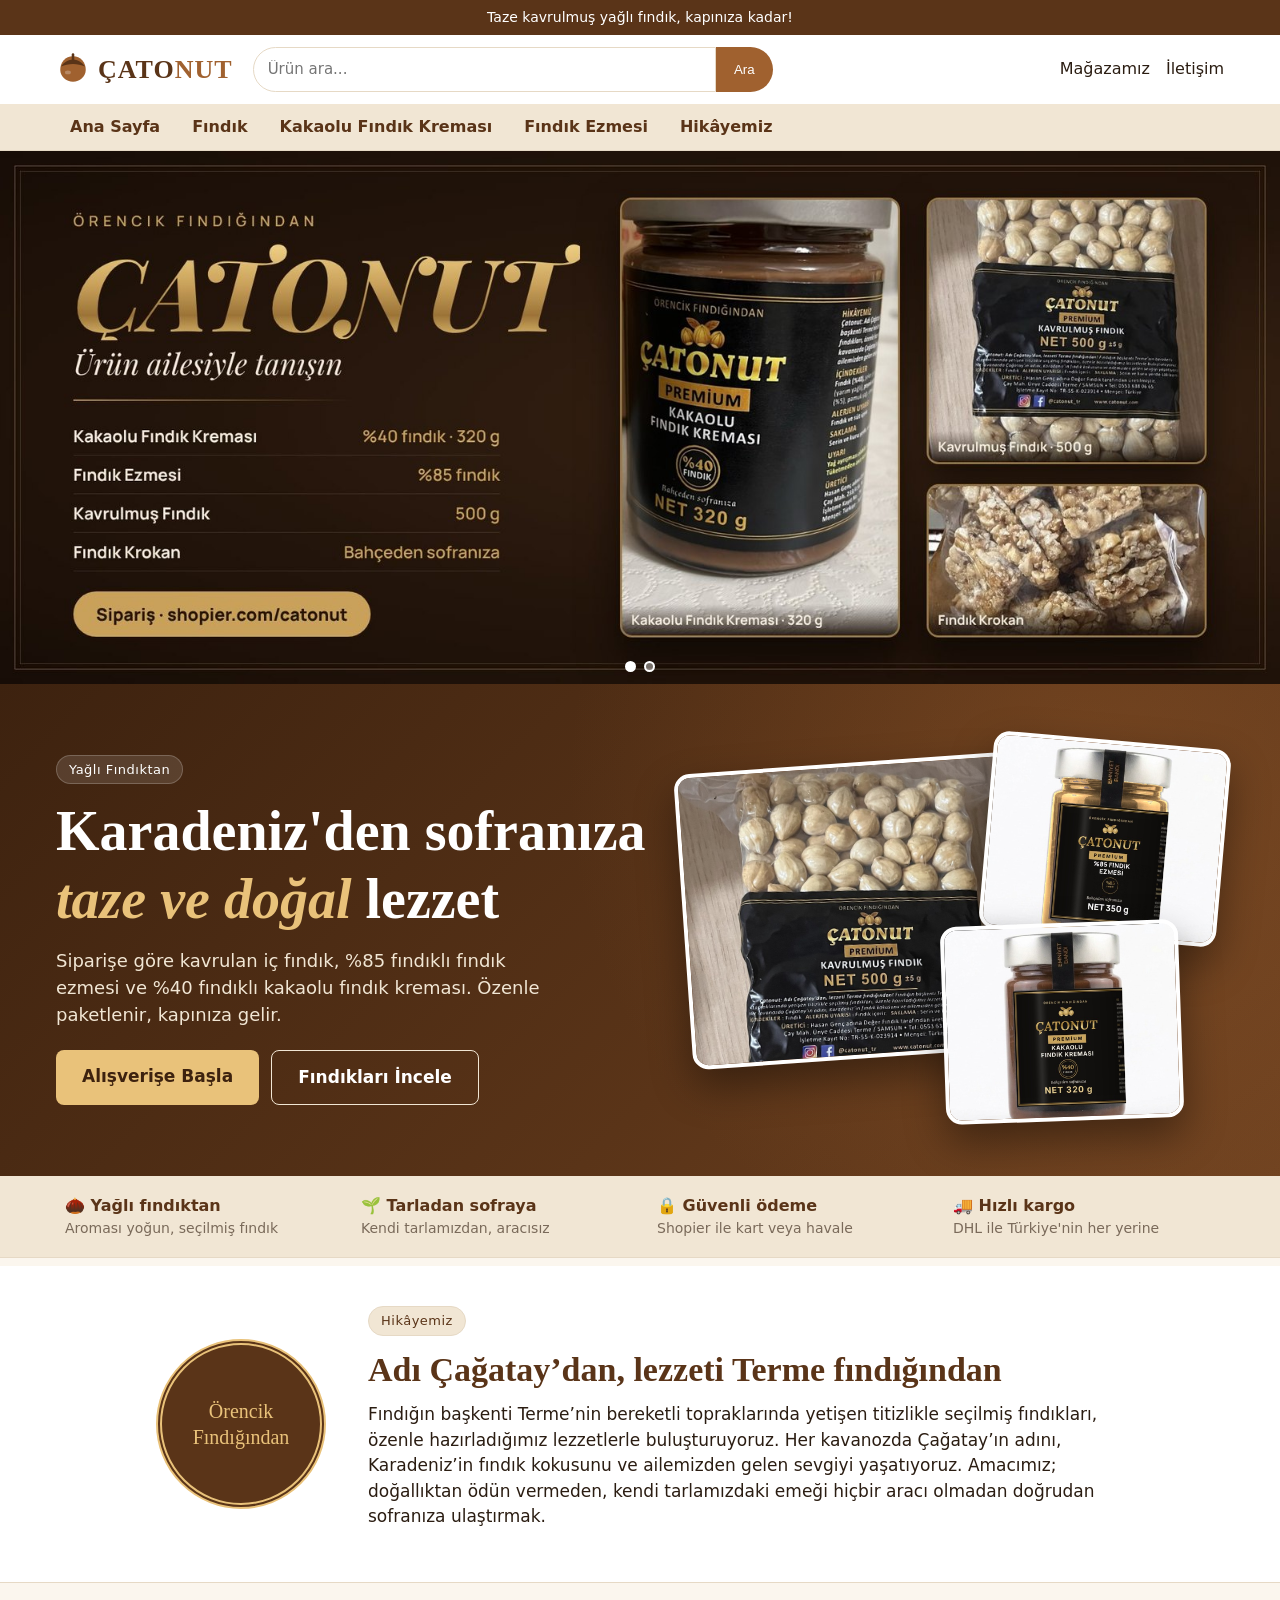
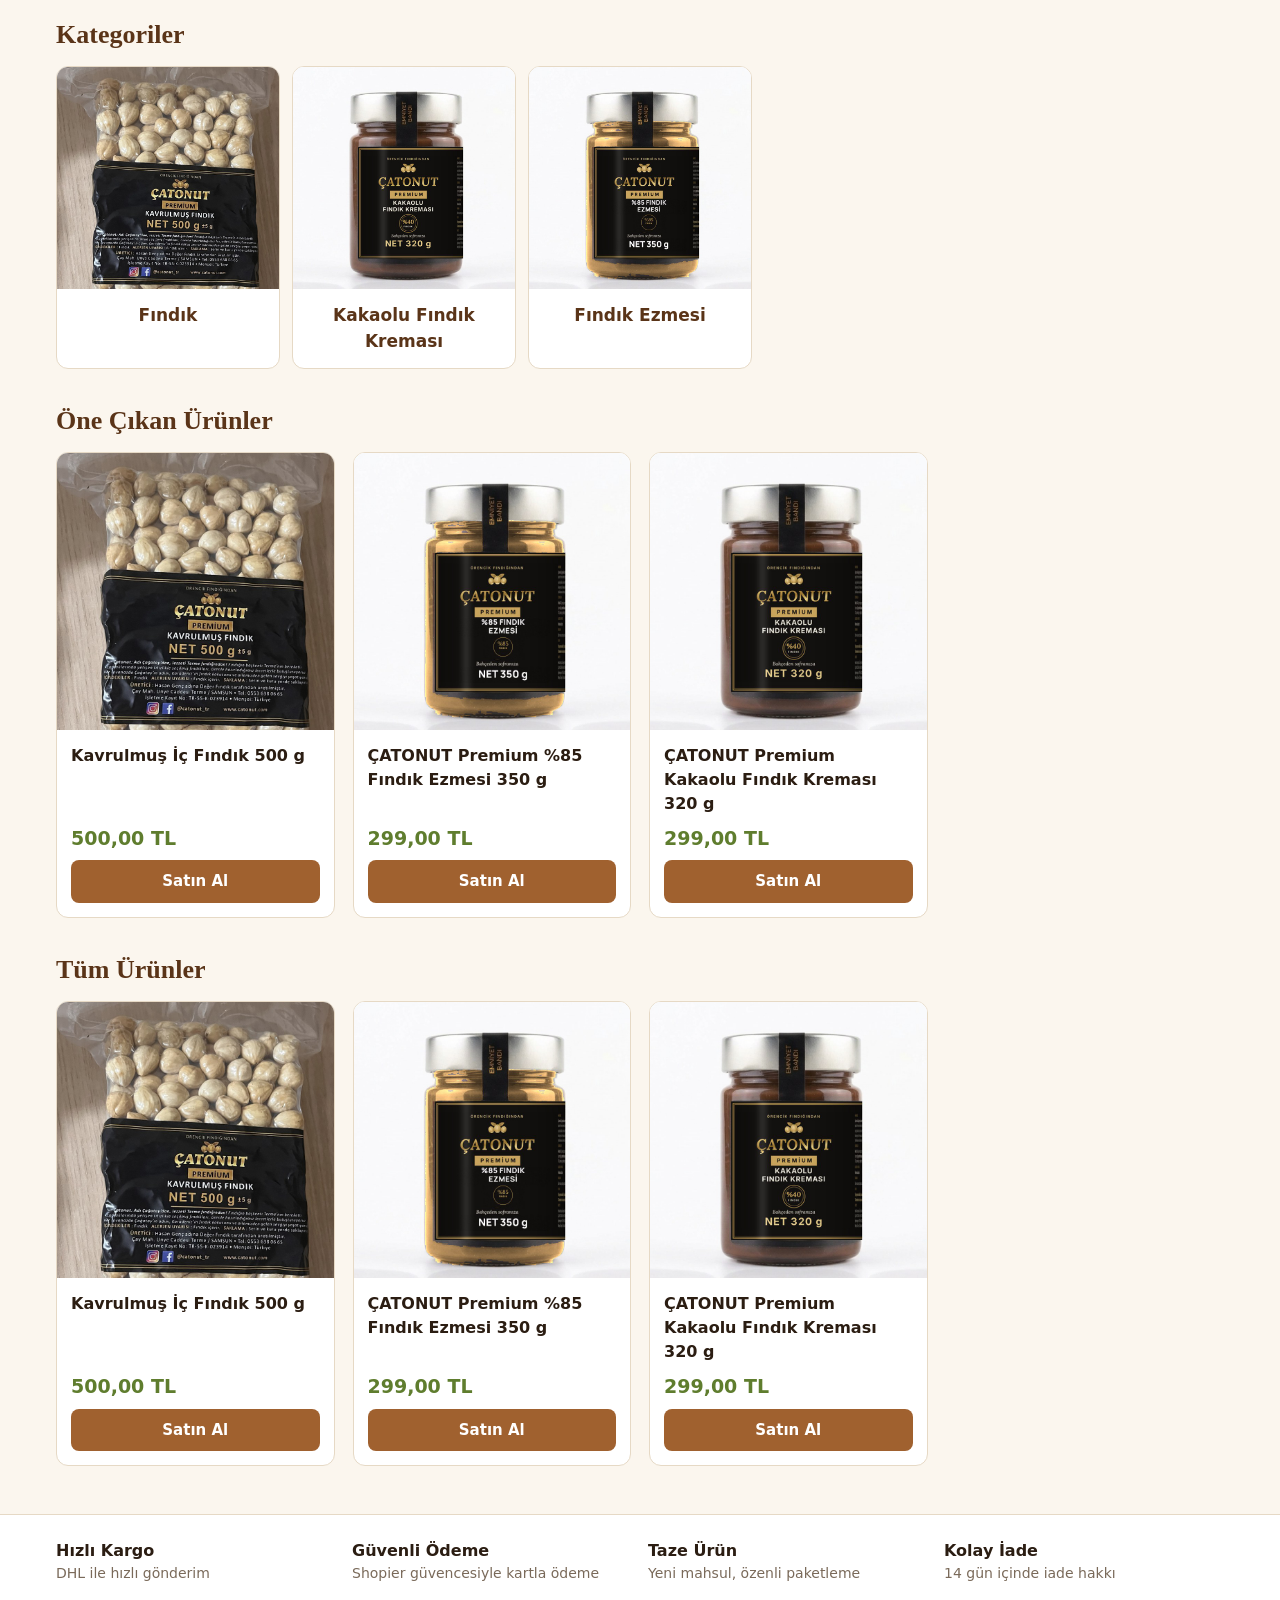
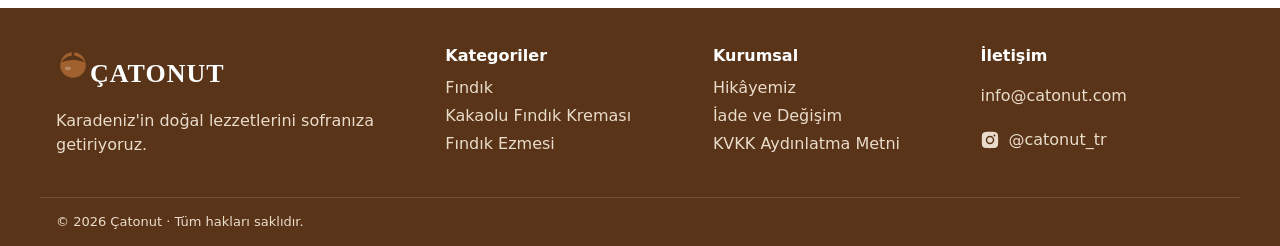
<file: index.html>
<!doctype html>
<html lang="tr">
<head>
<meta charset="utf-8">
<meta name="viewport" content="width=device-width,initial-scale=1">
<title>Yağlı Fındık ve Fındık Ezmesi | Çatonut</title>
<meta name="description" content="Çatonut: Yağlı fındık ve fındık ezmesi. Taze, doğal, kapınıza kadar.">
<link rel="icon" href="data:image/svg+xml,%3Csvg xmlns='http://www.w3.org/2000/svg' viewBox='0 0 40 40'%3E%3Cpath d='M20 5c-9 0-15 7-15 16 0 8 7 14 15 14s15-6 15-14C35 12 29 5 20 5z' fill='%23a0612f'/%3E%3C/svg%3E">
<link rel="stylesheet" href="css/style.css?v=20261105h">
</head>
<body data-page="ana">
<div id="ust"></div>
<main id="icerik"></main>
<div id="alt"></div>
<script src="js/app.js?v=20261105j"></script>
</body>
</html>
</file>
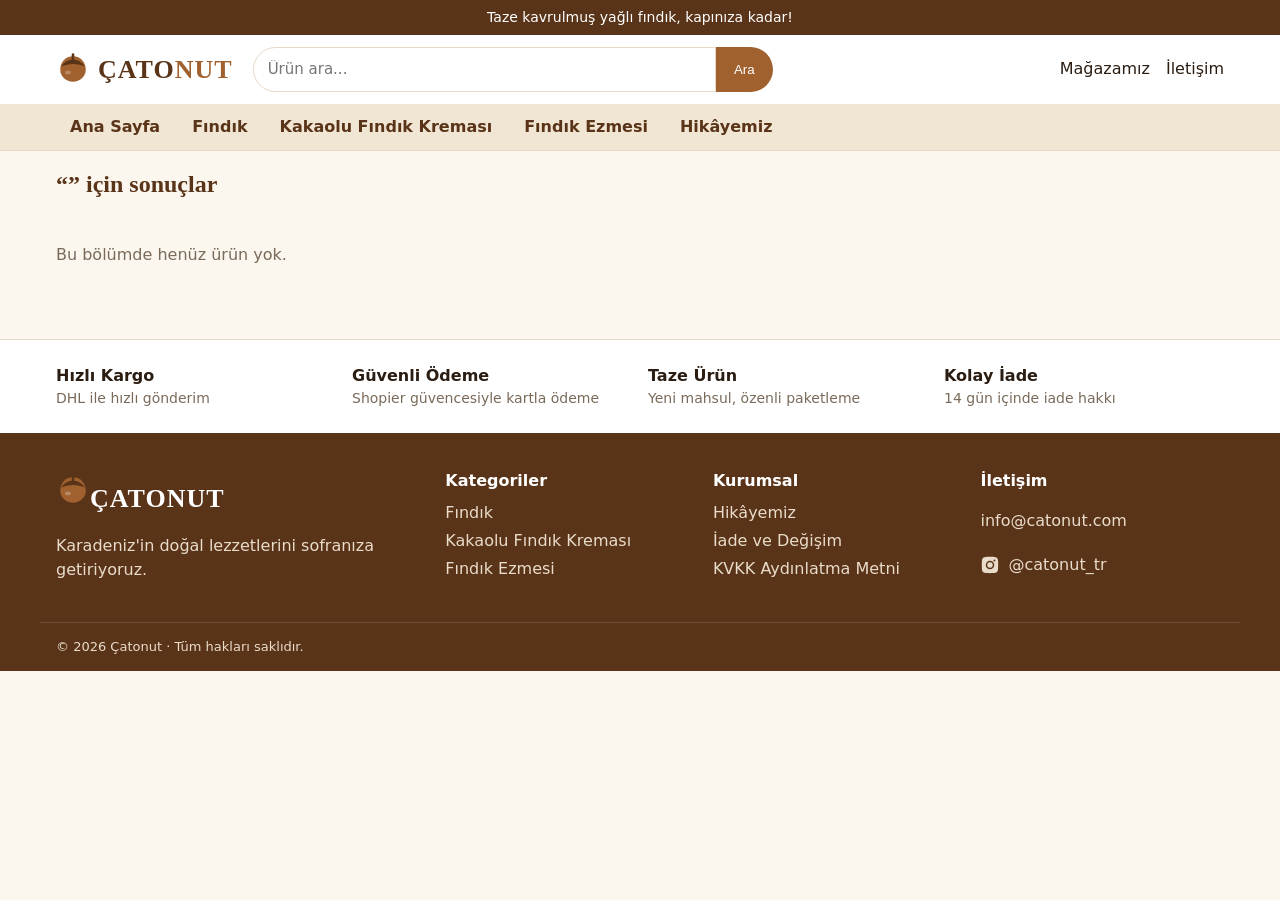
<file: ara.html>
<!doctype html>
<html lang="tr">
<head>
<meta charset="utf-8">
<meta name="viewport" content="width=device-width,initial-scale=1">
<title>Arama | Çatonut</title>
<meta name="description" content="Çatonut: Yağlı fındık ve fındık ezmesi. Taze, doğal, kapınıza kadar.">
<link rel="icon" href="data:image/svg+xml,%3Csvg xmlns='http://www.w3.org/2000/svg' viewBox='0 0 40 40'%3E%3Cpath d='M20 5c-9 0-15 7-15 16 0 8 7 14 15 14s15-6 15-14C35 12 29 5 20 5z' fill='%23a0612f'/%3E%3C/svg%3E">
<link rel="stylesheet" href="css/style.css?v=20261105h">
</head>
<body data-page="ara">
<div id="ust"></div>
<main id="icerik"></main>
<div id="alt"></div>
<script src="js/app.js?v=20261105j"></script>
</body>
</html>
</file>
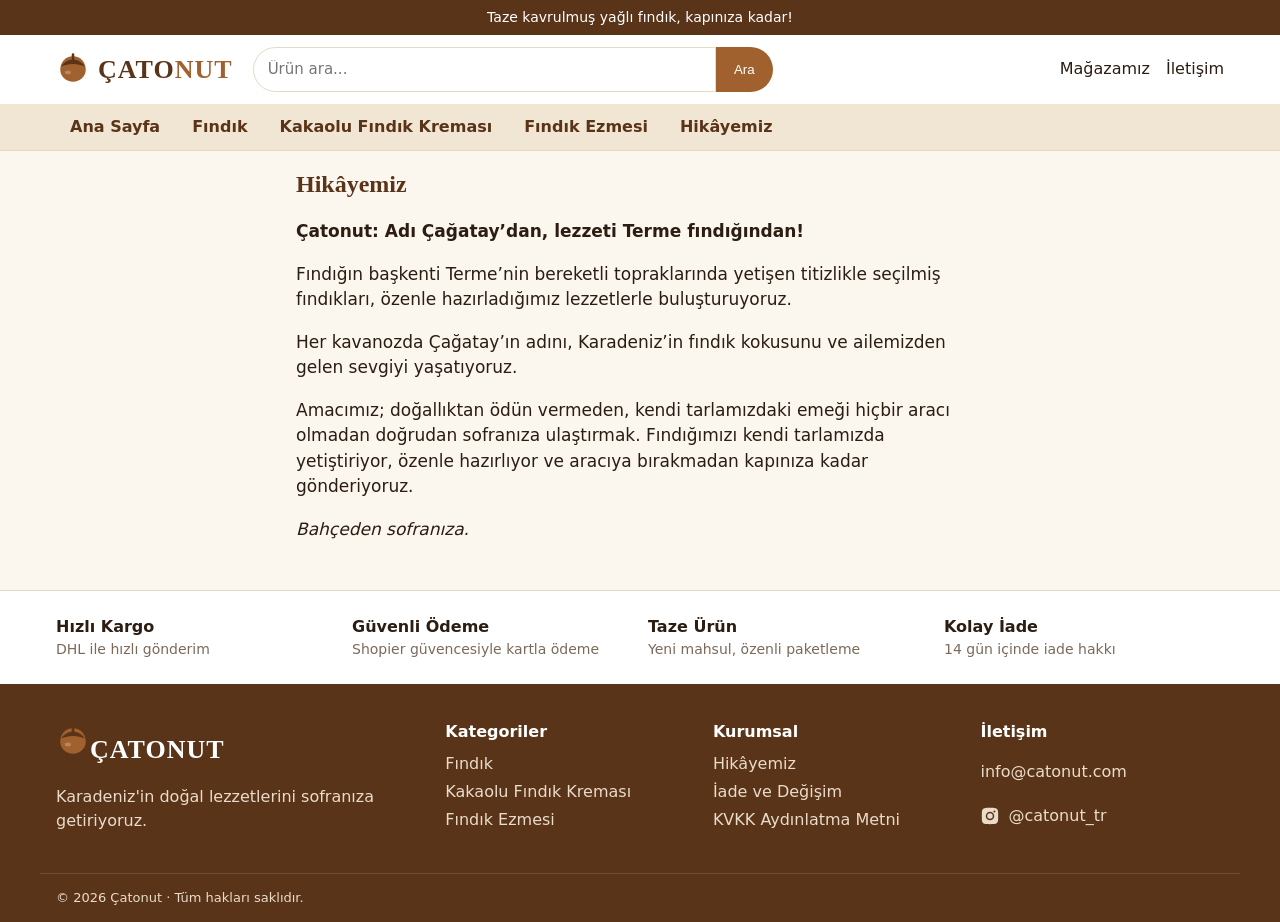
<file: hakkimizda.html>
<!doctype html>
<html lang="tr">
<head>
<meta charset="utf-8">
<meta name="viewport" content="width=device-width,initial-scale=1">
<title>Hikâyemiz | Çatonut</title>
<meta name="description" content="Çatonut: Yağlı fındık ve fındık ezmesi. Taze, doğal, kapınıza kadar.">
<link rel="icon" href="data:image/svg+xml,%3Csvg xmlns='http://www.w3.org/2000/svg' viewBox='0 0 40 40'%3E%3Cpath d='M20 5c-9 0-15 7-15 16 0 8 7 14 15 14s15-6 15-14C35 12 29 5 20 5z' fill='%23a0612f'/%3E%3C/svg%3E">
<link rel="stylesheet" href="css/style.css?v=20261105h">
</head>
<body data-page="sabit">
<div id="ust"></div>
<main id="icerik"><section class="wrap narrow prose"><h1>Hikâyemiz</h1><p><b>Çatonut: Adı Çağatay’dan, lezzeti Terme fındığından!</b></p><p>Fındığın başkenti Terme’nin bereketli topraklarında yetişen titizlikle seçilmiş fındıkları, özenle hazırladığımız lezzetlerle buluşturuyoruz.</p><p>Her kavanozda Çağatay’ın adını, Karadeniz’in fındık kokusunu ve ailemizden gelen sevgiyi yaşatıyoruz.</p><p>Amacımız; doğallıktan ödün vermeden, kendi tarlamızdaki emeği hiçbir aracı olmadan doğrudan sofranıza ulaştırmak. Fındığımızı kendi tarlamızda yetiştiriyor, özenle hazırlıyor ve aracıya bırakmadan kapınıza kadar gönderiyoruz.</p><p><i>Bahçeden sofranıza.</i></p></section></main>
<div id="alt"></div>
<script src="js/app.js?v=20261105j"></script>
</body>
</html>
</file>
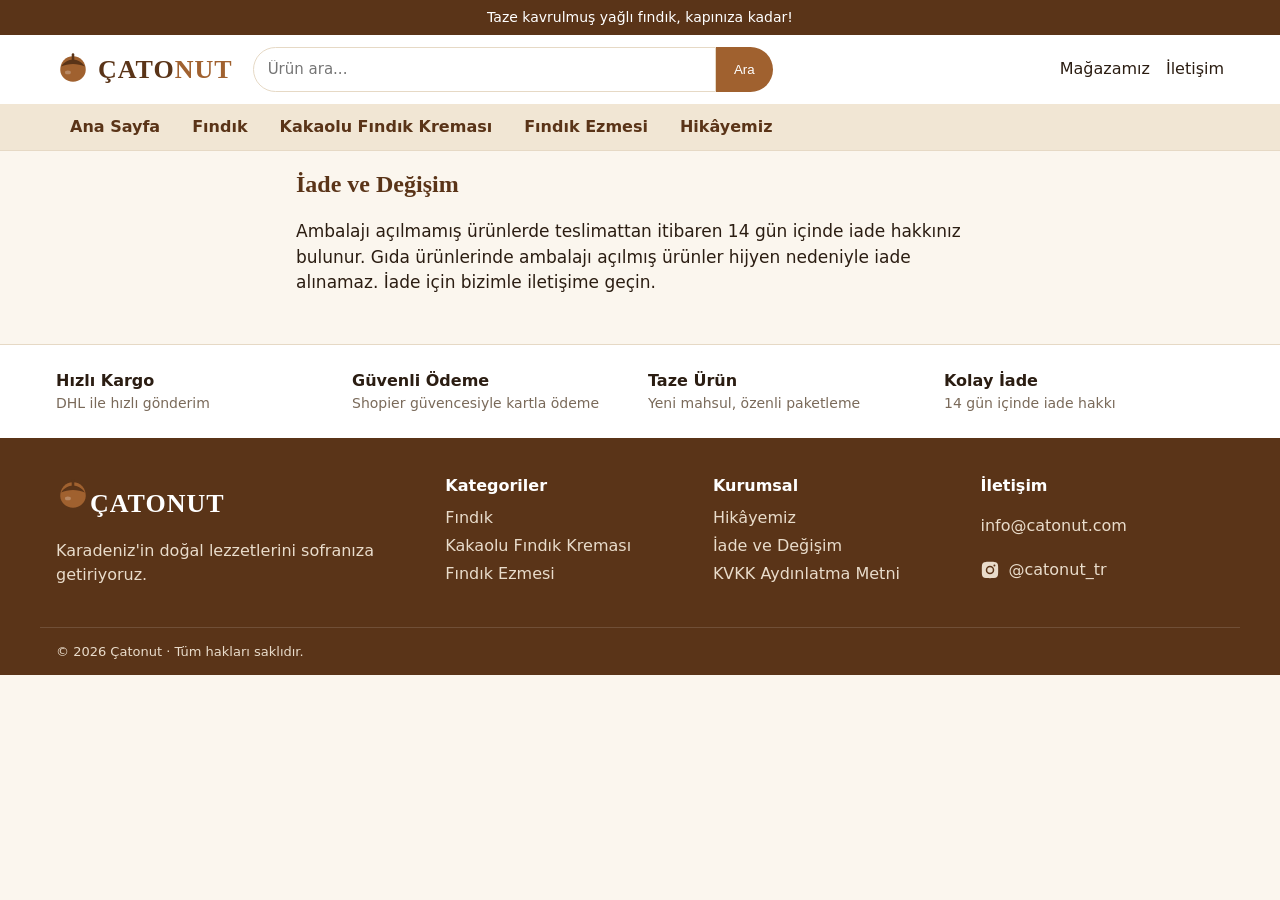
<file: iade.html>
<!doctype html>
<html lang="tr">
<head>
<meta charset="utf-8">
<meta name="viewport" content="width=device-width,initial-scale=1">
<title>İade ve Değişim | Çatonut</title>
<meta name="description" content="Çatonut: Yağlı fındık ve fındık ezmesi. Taze, doğal, kapınıza kadar.">
<link rel="icon" href="data:image/svg+xml,%3Csvg xmlns='http://www.w3.org/2000/svg' viewBox='0 0 40 40'%3E%3Cpath d='M20 5c-9 0-15 7-15 16 0 8 7 14 15 14s15-6 15-14C35 12 29 5 20 5z' fill='%23a0612f'/%3E%3C/svg%3E">
<link rel="stylesheet" href="css/style.css?v=20261105h">
</head>
<body data-page="sabit">
<div id="ust"></div>
<main id="icerik"><section class="wrap narrow prose"><h1>İade ve Değişim</h1><p>Ambalajı açılmamış ürünlerde teslimattan itibaren 14 gün içinde iade hakkınız bulunur. Gıda ürünlerinde ambalajı açılmış ürünler hijyen nedeniyle iade alınamaz. İade için bizimle iletişime geçin.</p></section></main>
<div id="alt"></div>
<script src="js/app.js?v=20261105j"></script>
</body>
</html>
</file>
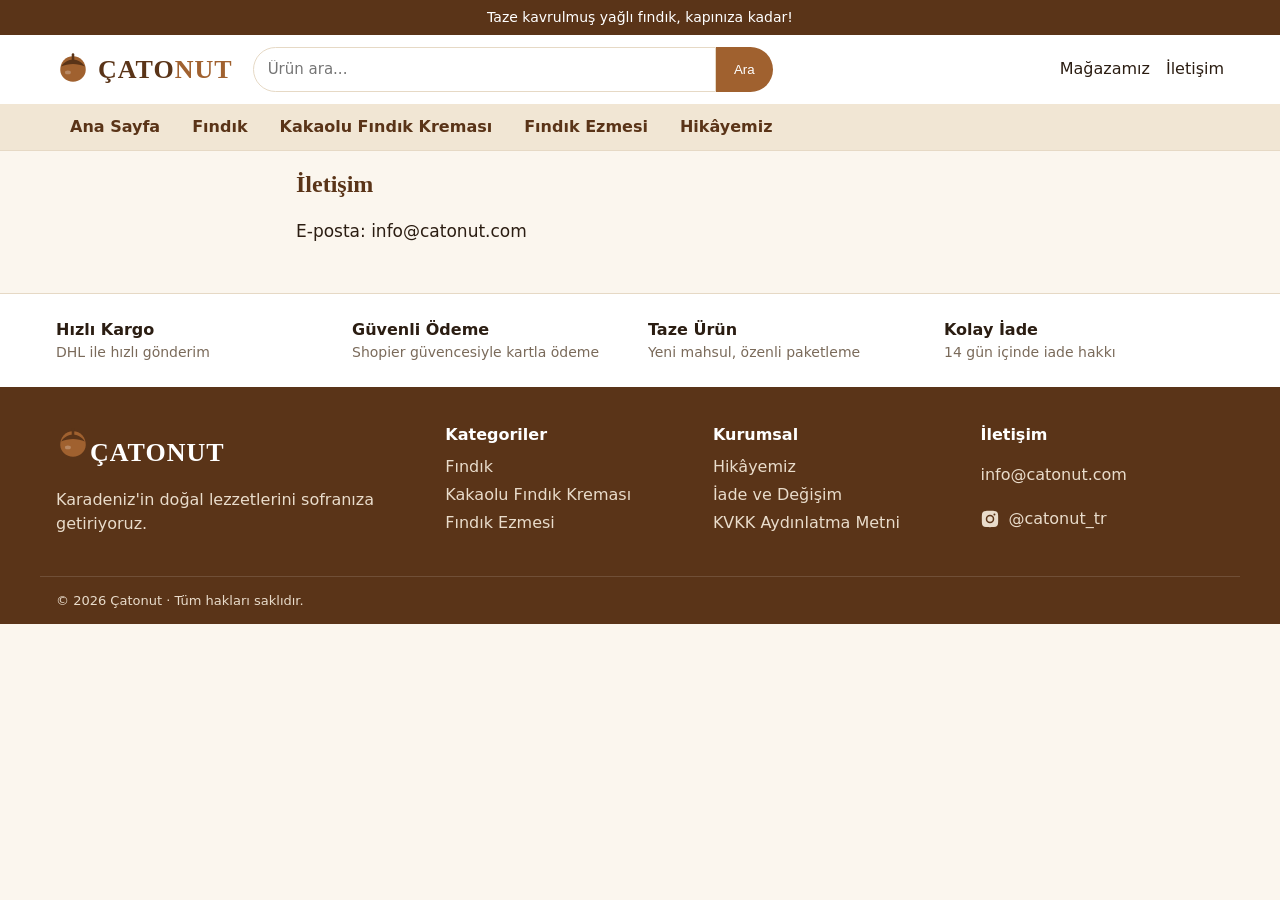
<file: iletisim.html>
<!doctype html>
<html lang="tr">
<head>
<meta charset="utf-8">
<meta name="viewport" content="width=device-width,initial-scale=1">
<title>İletişim | Çatonut</title>
<meta name="description" content="Çatonut: Yağlı fındık ve fındık ezmesi. Taze, doğal, kapınıza kadar.">
<link rel="icon" href="data:image/svg+xml,%3Csvg xmlns='http://www.w3.org/2000/svg' viewBox='0 0 40 40'%3E%3Cpath d='M20 5c-9 0-15 7-15 16 0 8 7 14 15 14s15-6 15-14C35 12 29 5 20 5z' fill='%23a0612f'/%3E%3C/svg%3E">
<link rel="stylesheet" href="css/style.css?v=20261105h">
</head>
<body data-page="iletisim">
<div id="ust"></div>
<main id="icerik"><section class="wrap narrow prose"><h1>İletişim</h1><p class="iletisim-bilgi"></p></section></main>
<div id="alt"></div>
<script src="js/app.js?v=20261105j"></script>
</body>
</html>
</file>
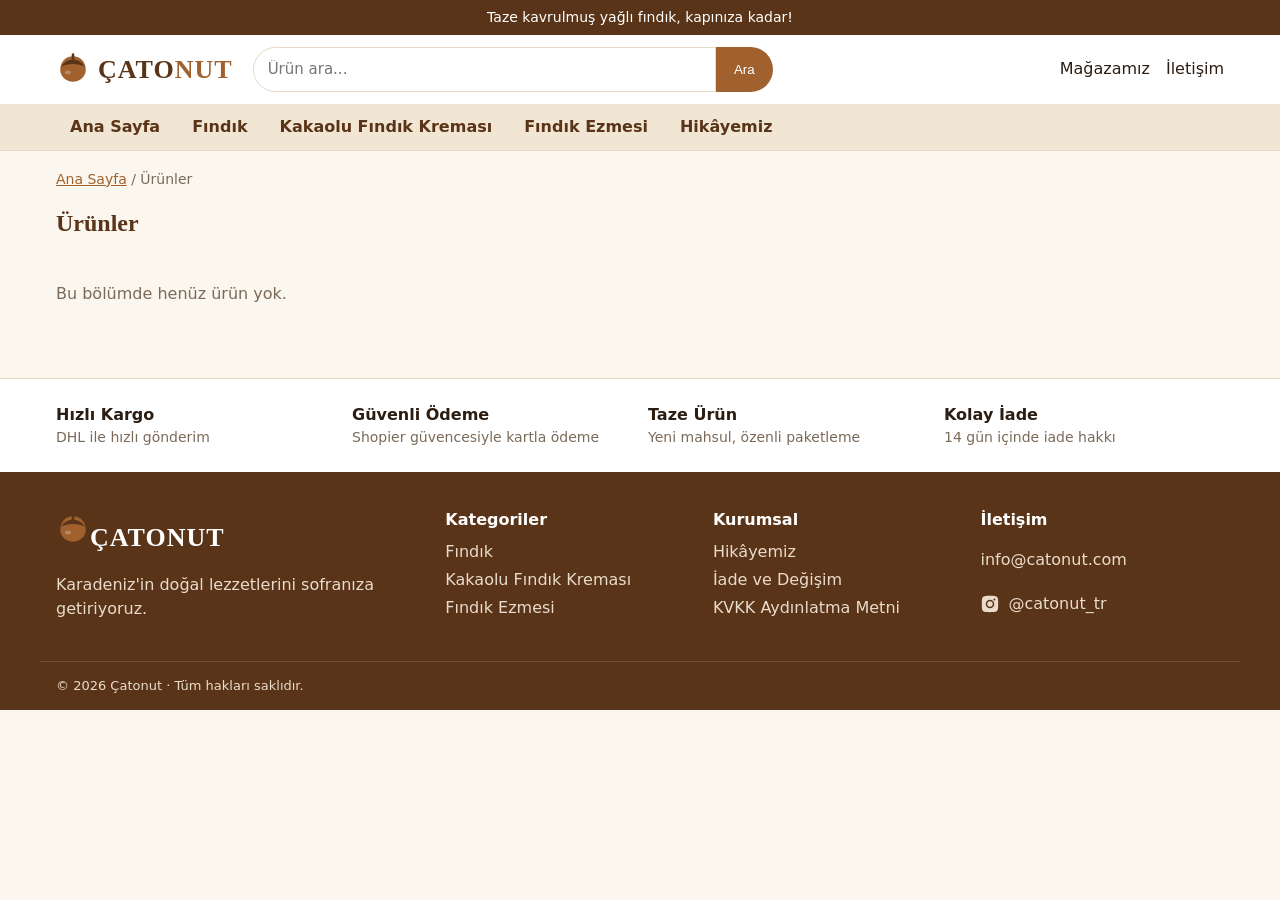
<file: kategori.html>
<!doctype html>
<html lang="tr">
<head>
<meta charset="utf-8">
<meta name="viewport" content="width=device-width,initial-scale=1">
<title>Ürünler | Çatonut</title>
<meta name="description" content="Çatonut: Yağlı fındık ve fındık ezmesi. Taze, doğal, kapınıza kadar.">
<link rel="icon" href="data:image/svg+xml,%3Csvg xmlns='http://www.w3.org/2000/svg' viewBox='0 0 40 40'%3E%3Cpath d='M20 5c-9 0-15 7-15 16 0 8 7 14 15 14s15-6 15-14C35 12 29 5 20 5z' fill='%23a0612f'/%3E%3C/svg%3E">
<link rel="stylesheet" href="css/style.css?v=20261105h">
</head>
<body data-page="kategori">
<div id="ust"></div>
<main id="icerik"></main>
<div id="alt"></div>
<script src="js/app.js?v=20261105j"></script>
</body>
</html>
</file>
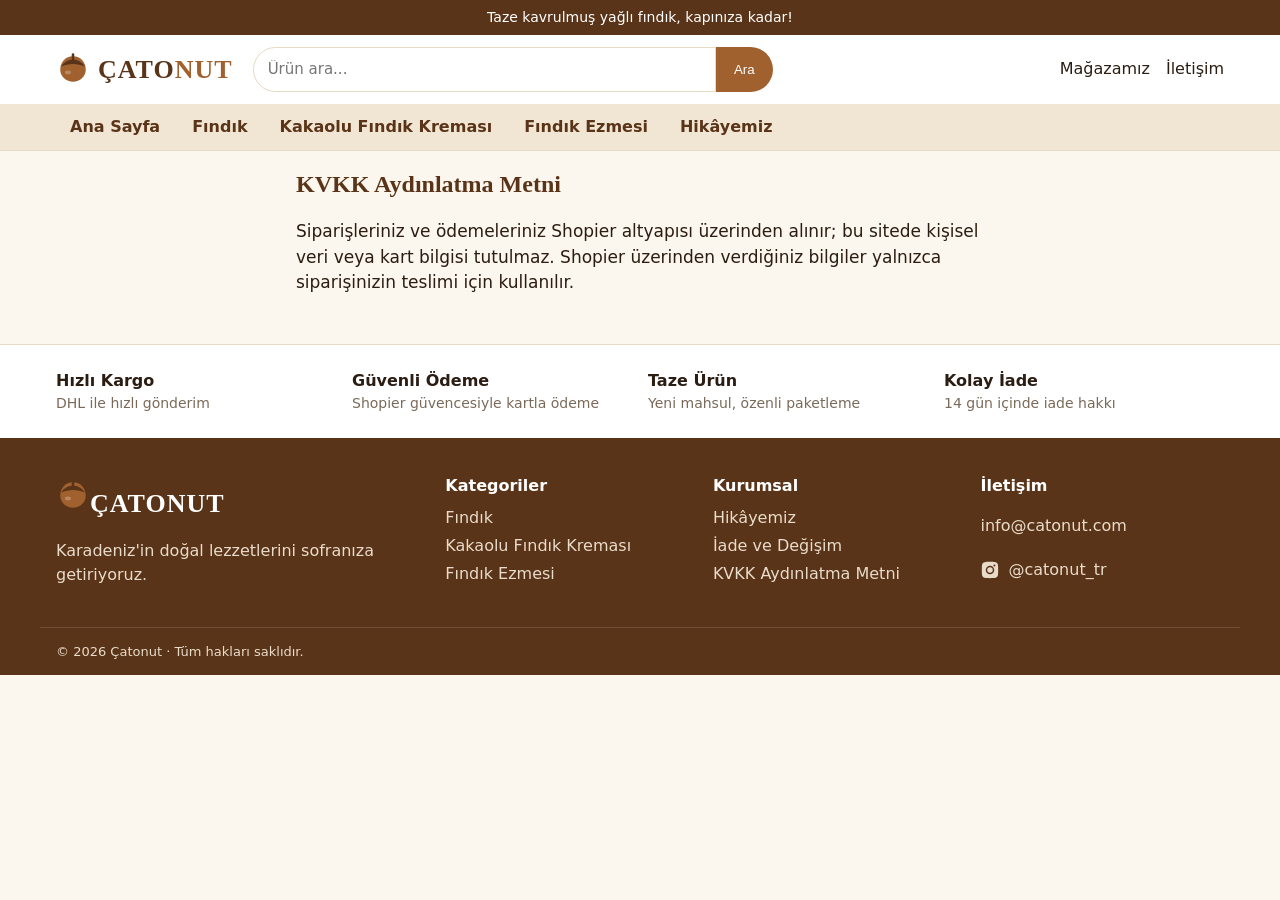
<file: kvkk.html>
<!doctype html>
<html lang="tr">
<head>
<meta charset="utf-8">
<meta name="viewport" content="width=device-width,initial-scale=1">
<title>KVKK Aydınlatma Metni | Çatonut</title>
<meta name="description" content="Çatonut: Yağlı fındık ve fındık ezmesi. Taze, doğal, kapınıza kadar.">
<link rel="icon" href="data:image/svg+xml,%3Csvg xmlns='http://www.w3.org/2000/svg' viewBox='0 0 40 40'%3E%3Cpath d='M20 5c-9 0-15 7-15 16 0 8 7 14 15 14s15-6 15-14C35 12 29 5 20 5z' fill='%23a0612f'/%3E%3C/svg%3E">
<link rel="stylesheet" href="css/style.css?v=20261105h">
</head>
<body data-page="sabit">
<div id="ust"></div>
<main id="icerik"><section class="wrap narrow prose"><h1>KVKK Aydınlatma Metni</h1><p>Siparişleriniz ve ödemeleriniz Shopier altyapısı üzerinden alınır; bu sitede kişisel veri veya kart bilgisi tutulmaz. Shopier üzerinden verdiğiniz bilgiler yalnızca siparişinizin teslimi için kullanılır.</p></section></main>
<div id="alt"></div>
<script src="js/app.js?v=20261105j"></script>
</body>
</html>
</file>
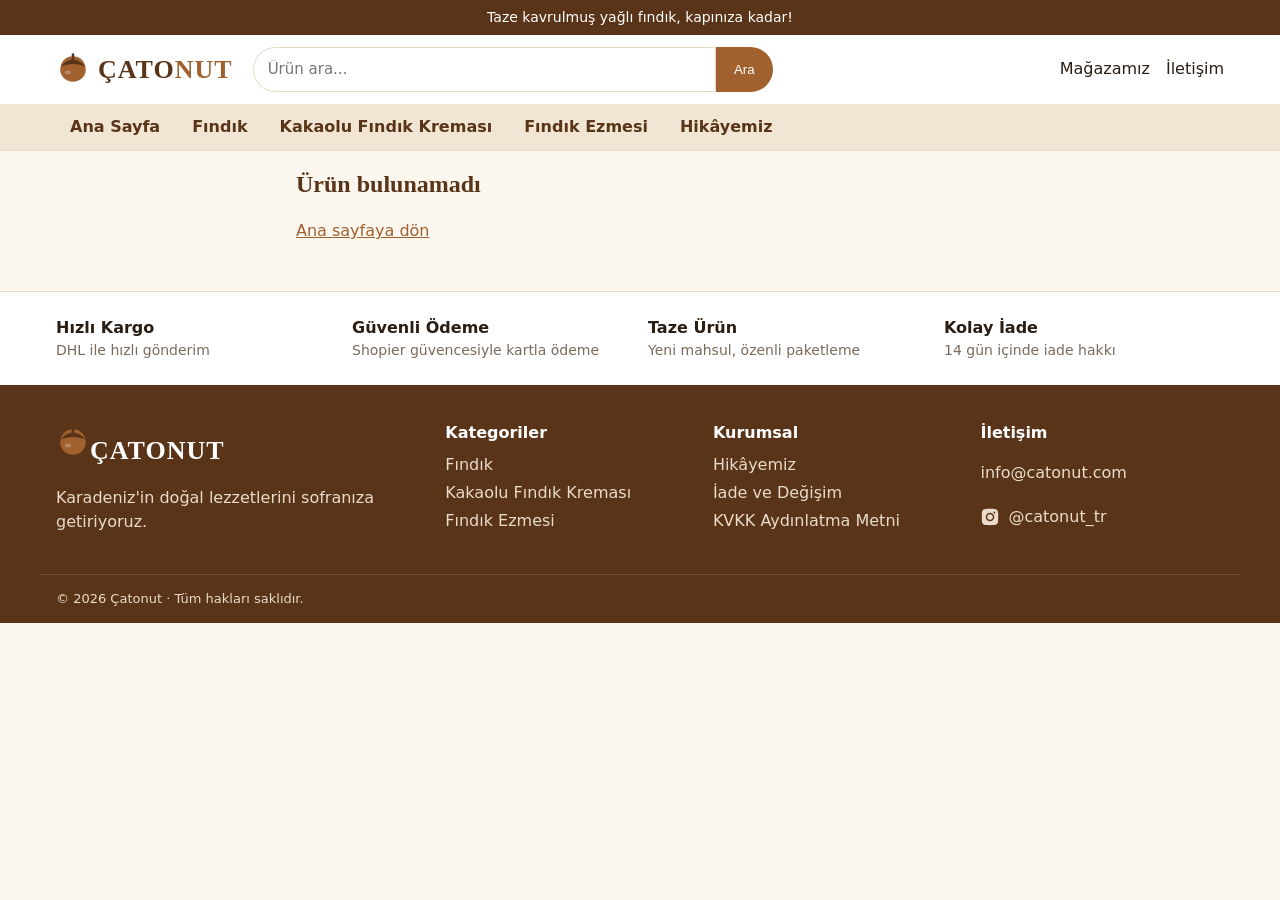
<file: urun.html>
<!doctype html>
<html lang="tr">
<head>
<meta charset="utf-8">
<meta name="viewport" content="width=device-width,initial-scale=1">
<title>Ürün | Çatonut</title>
<meta name="description" content="Çatonut: Yağlı fındık ve fındık ezmesi. Taze, doğal, kapınıza kadar.">
<link rel="icon" href="data:image/svg+xml,%3Csvg xmlns='http://www.w3.org/2000/svg' viewBox='0 0 40 40'%3E%3Cpath d='M20 5c-9 0-15 7-15 16 0 8 7 14 15 14s15-6 15-14C35 12 29 5 20 5z' fill='%23a0612f'/%3E%3C/svg%3E">
<link rel="stylesheet" href="css/style.css?v=20261105h">
</head>
<body data-page="urun">
<div id="ust"></div>
<main id="icerik"></main>
<div id="alt"></div>
<script src="js/app.js?v=20261105j"></script>
</body>
</html>
</file>
<file: css/style.css>
:root{--brown:#5a3418;--nut:#a0612f;--cream:#fbf6ee;--sand:#f1e6d4;--green:#5f7d2e;--ink:#2b1d12;--muted:#7a6a5a;--line:#e6d9c5;--red:#b4382b}
*{box-sizing:border-box}body{margin:0;font-family:system-ui,-apple-system,"Segoe UI",Roboto,sans-serif;color:var(--ink);background:var(--cream);line-height:1.5}
a{color:var(--nut)}img{max-width:100%;display:block}h1,h2,h3{font-family:Georgia,"Times New Roman",serif;color:var(--brown);line-height:1.2}
.wrap{max-width:1200px;margin:0 auto;padding:0 16px}.narrow{max-width:720px}
.topbar{background:var(--brown);color:#fff;text-align:center;font-size:14px;padding:7px 16px}
.header{background:#fff;border-bottom:1px solid var(--line);position:sticky;top:0;z-index:10}
.head-row{display:flex;align-items:center;gap:20px;padding-top:12px;padding-bottom:12px}
.logo{display:flex;align-items:center;gap:8px;text-decoration:none;font-family:Georgia,serif;font-size:26px;font-weight:700;letter-spacing:1px;color:var(--brown)}.logo b{color:var(--nut)}
.search{flex:1;display:flex;max-width:520px}.search input{flex:1;padding:10px 14px;border:1px solid var(--line);border-radius:24px 0 0 24px;font-size:15px;min-width:0}.search button{border:0;background:var(--nut);color:#fff;padding:0 18px;border-radius:0 24px 24px 0;cursor:pointer}
.head-links{display:flex;gap:16px;margin-left:auto;white-space:nowrap}.head-links a{text-decoration:none;color:var(--ink);font-weight:500}
.badge{background:var(--green);color:#fff;border-radius:10px;padding:1px 8px;font-size:13px}
.catnav{background:var(--sand)}.catnav .wrap{display:flex;gap:4px;overflow-x:auto}.catnav a{padding:11px 14px;text-decoration:none;color:var(--brown);font-weight:600;white-space:nowrap}.catnav a:hover{background:#fff}
.hero{background:radial-gradient(circle at 85% 20%,#a0612f55,transparent 45%),linear-gradient(135deg,#3d220f,#5a3418 60%,#6f4220);color:#fff;margin-bottom:0;overflow:hidden}.hero-row{display:grid;grid-template-columns:1.1fr 1fr;align-items:center;gap:32px;padding-top:56px;padding-bottom:56px}
.eyebrow{display:inline-block;background:#ffffff1f;border:1px solid #ffffff33;border-radius:20px;padding:4px 12px;font-size:13px;letter-spacing:.5px;margin-bottom:14px}
.hero h1{font-size:clamp(32px,5.2vw,56px);margin:0 0 14px;color:#fff}.hero em{color:#e9c27a;font-style:italic}.hero p{font-size:18px;color:#f1e6d4;max-width:500px;margin:0 0 22px}
.hero-cta{display:flex;gap:12px;flex-wrap:wrap}.btn.light{background:transparent;border:1px solid #f1e6d4;color:#fff}.btn.light:hover{background:#ffffff1a}.hero .btn:not(.light){background:#e9c27a;color:#3d220f}.hero .btn:not(.light):hover{background:#f3d699}
.hero-pics{position:relative;height:380px}.hero-pics img{position:absolute;border-radius:16px;object-fit:cover;box-shadow:0 18px 40px #0006;border:4px solid #fff}
.hero-pics .p1{width:62%;height:78%;left:0;top:6%;transform:rotate(-4deg)}.hero-pics .p2{width:44%;height:52%;right:0;top:0;transform:rotate(5deg)}.hero-pics .p3{width:44%;height:52%;right:8%;bottom:0;transform:rotate(-2deg)}
.banner{background:#2b1d12}.bn-slides{position:relative;max-width:1600px;margin:0 auto}.bn-slides>a{display:none}.bn-slides>a.on{display:block;animation:bnfade .8s}@keyframes bnfade{from{opacity:.3}to{opacity:1}}.bn-slides img{width:100%;height:auto;display:block}
.bn-dots{position:absolute;bottom:12px;left:0;right:0;display:flex;justify-content:center;gap:8px}.bn-dots button{width:11px;height:11px;border-radius:50%;border:2px solid #fff;background:#fff6;padding:0;cursor:pointer}.bn-dots button.on{background:#fff}.bn-mobile{display:none}
.story{background:#fff;border-bottom:1px solid var(--line);padding:40px 0}.story-row{display:grid;grid-template-columns:180px 1fr;gap:32px;align-items:center;max-width:1000px;margin:0 auto}.story-badge{width:170px;height:170px;border-radius:50%;background:var(--brown);color:#e9c27a;display:flex;align-items:center;justify-content:center;text-align:center;font-family:Georgia,serif;font-size:20px;line-height:1.3;border:6px double #e9c27a}.story .eyebrow{background:var(--sand);border-color:var(--line);color:var(--brown)}.story h2{font-size:clamp(24px,3.4vw,34px);margin:0 0 12px}.story p{font-size:17px;color:var(--ink);margin:0 0 12px}.story a{font-weight:600}
.perks{background:var(--sand);border-bottom:1px solid var(--line);margin-bottom:8px}.perk-row{display:grid;grid-template-columns:repeat(4,1fr);gap:16px;padding-top:18px;padding-bottom:18px}.perk-row div{display:flex;flex-direction:column}.perk-row b{color:var(--brown)}.perk-row span{font-size:14px;color:var(--muted)}
.btn{display:inline-block;background:var(--nut);color:#fff;border:0;border-radius:8px;padding:10px 18px;font-size:15px;font-weight:600;cursor:pointer;text-decoration:none;text-align:center}.btn:hover{background:var(--brown)}
.btn.big{padding:14px 26px;font-size:17px}.btn.block{display:block;width:100%}.btn.ghost{background:transparent;color:var(--nut);border:1px solid var(--nut)}.btn.sm{padding:6px 12px;font-size:13px}.btn.danger{background:var(--red);margin-top:12px}.btn:disabled{opacity:.6;cursor:default}
.sec-title{font-size:26px;margin:36px 0 16px}
.cats{display:grid;grid-template-columns:repeat(auto-fill,minmax(220px,1fr));gap:12px}.cat{background:#fff;border:1px solid var(--line);border-radius:12px;overflow:hidden;text-align:center;font-weight:700;color:var(--brown);text-decoration:none;font-size:17px;display:flex;flex-direction:column}.cat img{width:100%;aspect-ratio:1;object-fit:contain;background:#fff}.cat span{padding:14px}.cat:hover{border-color:var(--nut)}
.grid{display:grid;grid-template-columns:repeat(auto-fill,minmax(230px,1fr));gap:18px}
.card{background:#fff;border:1px solid var(--line);border-radius:12px;overflow:hidden;display:flex;flex-direction:column}.card-img{position:relative;aspect-ratio:1;background:var(--sand)}.card-img{background:#fff}.card-img img{width:100%;height:100%;object-fit:contain}
.tag{position:absolute;top:10px;left:10px;background:var(--red);color:#fff;font-size:12px;font-weight:700;padding:3px 8px;border-radius:6px}
.card-body{padding:14px;display:flex;flex-direction:column;gap:8px;flex:1}.card-name{color:var(--ink);text-decoration:none;font-weight:600;flex:1}.card .btn{width:100%}
.price s{color:var(--muted);margin-right:8px;font-size:14px}.price b{color:var(--green);font-size:19px}.price.big b{font-size:28px}
.trust{background:#fff;border-top:1px solid var(--line);margin-top:48px}.trust-row{display:grid;grid-template-columns:repeat(4,1fr);gap:16px;padding-top:24px;padding-bottom:24px}.trust-row div{display:flex;flex-direction:column}.trust-row span{color:var(--muted);font-size:14px}
.footer{background:var(--brown);color:#e9dccb}.footer a{color:#e9dccb;display:block;text-decoration:none;margin:4px 0}.footer h4{color:#fff;margin:0 0 8px}.footer .logo,.footer .logo b{color:#fff}
.foot-grid{display:grid;grid-template-columns:1.5fr 1fr 1fr 1fr;gap:24px;padding-top:36px;padding-bottom:24px}.copy{border-top:1px solid #ffffff22;padding-top:14px;padding-bottom:14px;font-size:13px}
.crumbs{font-size:14px;color:var(--muted);margin:18px 0}.list-head{display:flex;justify-content:space-between;align-items:center;gap:12px;flex-wrap:wrap}select,input,textarea{font:inherit;padding:9px 11px;border:1px solid var(--line);border-radius:8px;background:#fff;max-width:100%}
.pd{display:grid;grid-template-columns:1fr 1fr;gap:36px}.pd-img{background:#fff;border:1px solid var(--line);border-radius:14px;overflow:hidden}.pd-info h1{margin-top:0}.lead{color:var(--muted);font-size:17px}
.stock.in{color:var(--green);font-weight:600}.stock.out{color:var(--red);font-weight:600}.buy{display:flex;gap:10px;margin:16px 0}.buy input{width:80px}
.perks{padding-left:18px;color:var(--muted)}.pd-desc{background:#fff;border:1px solid var(--line);border-radius:14px;padding:8px 24px;margin-top:32px}
.cart{display:grid;grid-template-columns:1fr 320px;gap:24px;align-items:start}.cart-table{width:100%;border-collapse:collapse;background:#fff;border-radius:12px;overflow:hidden}.cart-table th,.cart-table td{padding:12px;border-bottom:1px solid var(--line);text-align:left}
.ci{display:flex;align-items:center;gap:12px}.ci img{width:60px;height:60px;border-radius:8px;object-fit:cover}.qty{display:flex;gap:6px}.qty input{width:64px}
.summary{background:#fff;border:1px solid var(--line);border-radius:12px;padding:18px;position:sticky;top:120px}.summary h3{margin-top:0}.summary div{display:flex;justify-content:space-between;gap:10px;margin:8px 0}.summary .total{border-top:1px solid var(--line);padding-top:10px;font-size:18px;margin-bottom:16px}
.hint{color:var(--muted);font-size:14px}.empty{color:var(--muted);padding:24px 0}.alert{background:#fbe9e6;border:1px solid #f0c5bd;color:#7a2318;padding:10px 14px;border-radius:8px}.alert.ok{background:#eef4e4;border-color:#cfe0b4;color:#3d5419}
.checkout{display:grid;grid-template-columns:1fr 340px;gap:24px;align-items:start}.form-col{background:#fff;border:1px solid var(--line);border-radius:12px;padding:20px}
label{display:flex;flex-direction:column;gap:4px;margin-bottom:12px;font-weight:500;font-size:15px}label small{color:var(--muted);font-weight:400}label.radio{flex-direction:row;align-items:center;gap:8px}
.two,.three{display:grid;grid-template-columns:1fr 1fr;gap:12px}.three{grid-template-columns:1fr 1fr 1fr}
.ok-box{background:#fff;border:1px solid var(--line);border-radius:12px;padding:24px;margin-top:16px}.bank{background:var(--sand);padding:12px 16px;border-radius:10px}
.track{display:flex;gap:10px;flex-wrap:wrap}.track input{flex:1;min-width:180px}.prose p{font-size:17px}
/* Panel */
.admin{background:#f6f3ee}.a-head{background:var(--brown);color:#fff;display:flex;align-items:center;gap:20px;padding:12px 20px;flex-wrap:wrap}.a-head nav{display:flex;gap:14px;align-items:center;flex-wrap:wrap}.a-head a,.a-head .link{color:#fff;text-decoration:none}
.a-brand{font-family:Georgia,serif;font-size:22px}.a-brand span{opacity:.7;font-size:14px}.a-main{max-width:1100px;margin:0 auto;padding:16px}
.link{background:none;border:0;color:var(--nut);cursor:pointer;font:inherit;padding:0}.a-card{background:#fff;border:1px solid var(--line);border-radius:12px;padding:20px;margin-bottom:16px}.a-login{max-width:380px;margin:60px auto}
.a-form{max-width:820px}.a-row{display:flex;justify-content:space-between;align-items:center}.a-table{width:100%;border-collapse:collapse;background:#fff}.a-table th,.a-table td{padding:10px;border-bottom:1px solid var(--line);text-align:left;vertical-align:middle}
.thumb{width:48px;height:48px;object-fit:cover;border-radius:6px}.thumb.lg{width:140px;height:140px;margin-bottom:12px}.pill{background:var(--sand);padding:2px 8px;border-radius:10px}
.stats{display:grid;grid-template-columns:repeat(4,1fr);gap:12px;margin-bottom:16px}.stats div{background:#fff;border:1px solid var(--line);border-radius:12px;padding:16px;display:flex;flex-direction:column}.stats b{font-size:24px;color:var(--brown)}.stats span{color:var(--muted)}
.a-grid{display:grid;grid-template-columns:1fr 1fr;gap:16px}.inline{display:flex;gap:8px;align-items:center;flex-wrap:wrap}
@media (max-width:860px){.head-row{flex-wrap:wrap}.search{order:3;max-width:none;flex-basis:100%}.hero-row,.pd,.cart,.checkout,.a-grid{grid-template-columns:1fr}.story-row{grid-template-columns:1fr;gap:16px;text-align:center}.story-badge{margin:auto;width:130px;height:130px;font-size:16px}.catnav .wrap{flex-wrap:wrap;justify-content:center;gap:0}.catnav a{padding:9px 10px;font-size:14px}.hero-row{padding-top:28px;padding-bottom:28px;gap:24px}.hero-cta .btn{flex:1;padding:12px 10px;font-size:15px}.hero-pics{height:auto;display:grid;grid-template-columns:repeat(3,1fr);gap:8px}.hero-pics img{position:static;width:100%!important;height:auto!important;aspect-ratio:1;object-fit:contain;background:#fff;transform:none!important;border-width:2px;border-radius:10px;box-shadow:0 6px 16px #0005}.perk-row{grid-template-columns:1fr 1fr}.cats{grid-template-columns:repeat(3,1fr);gap:8px}.cat{font-size:14px}.cat span{padding:10px 6px}
.trust-row,.foot-grid,.stats{grid-template-columns:1fr 1fr}.three{grid-template-columns:1fr}.summary{position:static}
.cart-table thead{display:none}.cart-table tr{display:grid;grid-template-columns:1fr 1fr;border-bottom:1px solid var(--line)}.cart-table td{border:0}.cart-table td.ci{grid-column:1/-1}.cart-table td[data-l]::before{content:attr(data-l) ": ";color:var(--muted);font-size:13px}
.a-table{display:block;overflow-x:auto}.grid{grid-template-columns:repeat(2,1fr);gap:10px}}

.social{display:flex;flex-direction:column;gap:8px}.social a{display:inline-flex;align-items:center;gap:8px}
</file>
